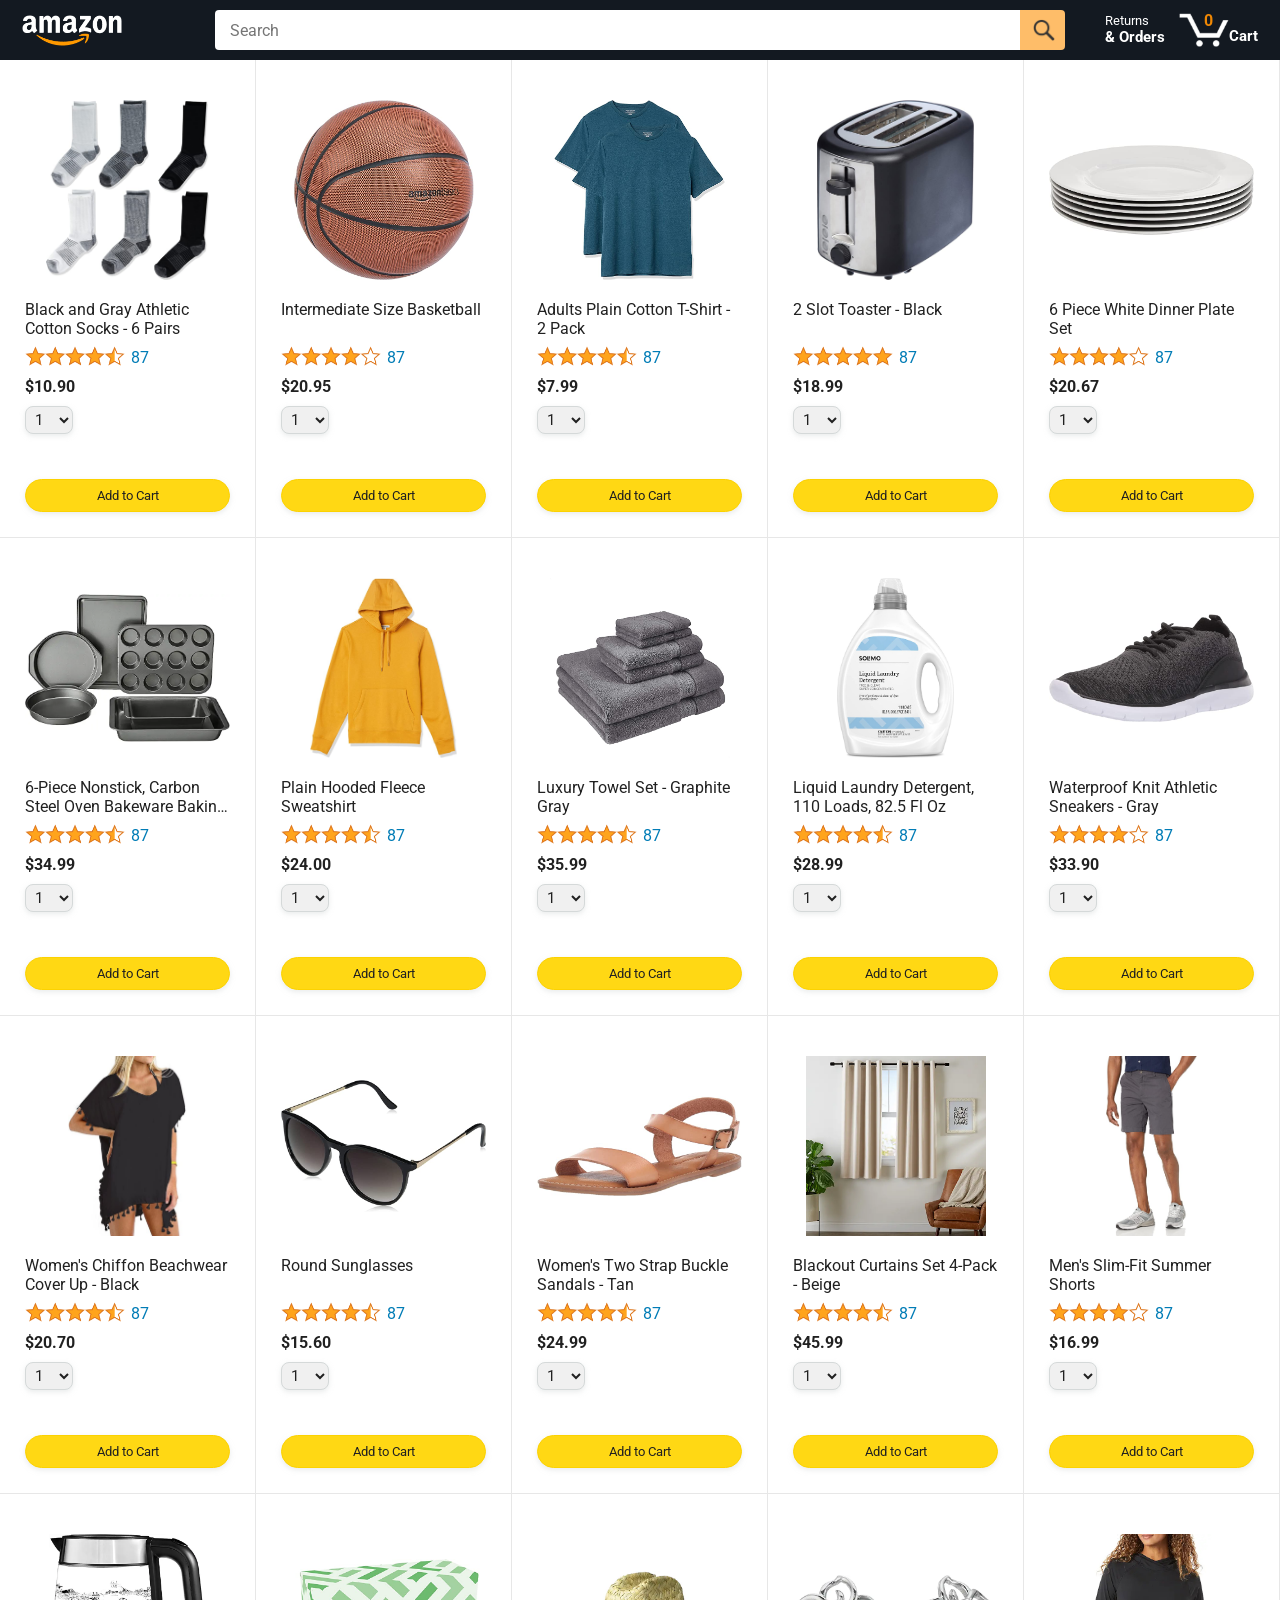
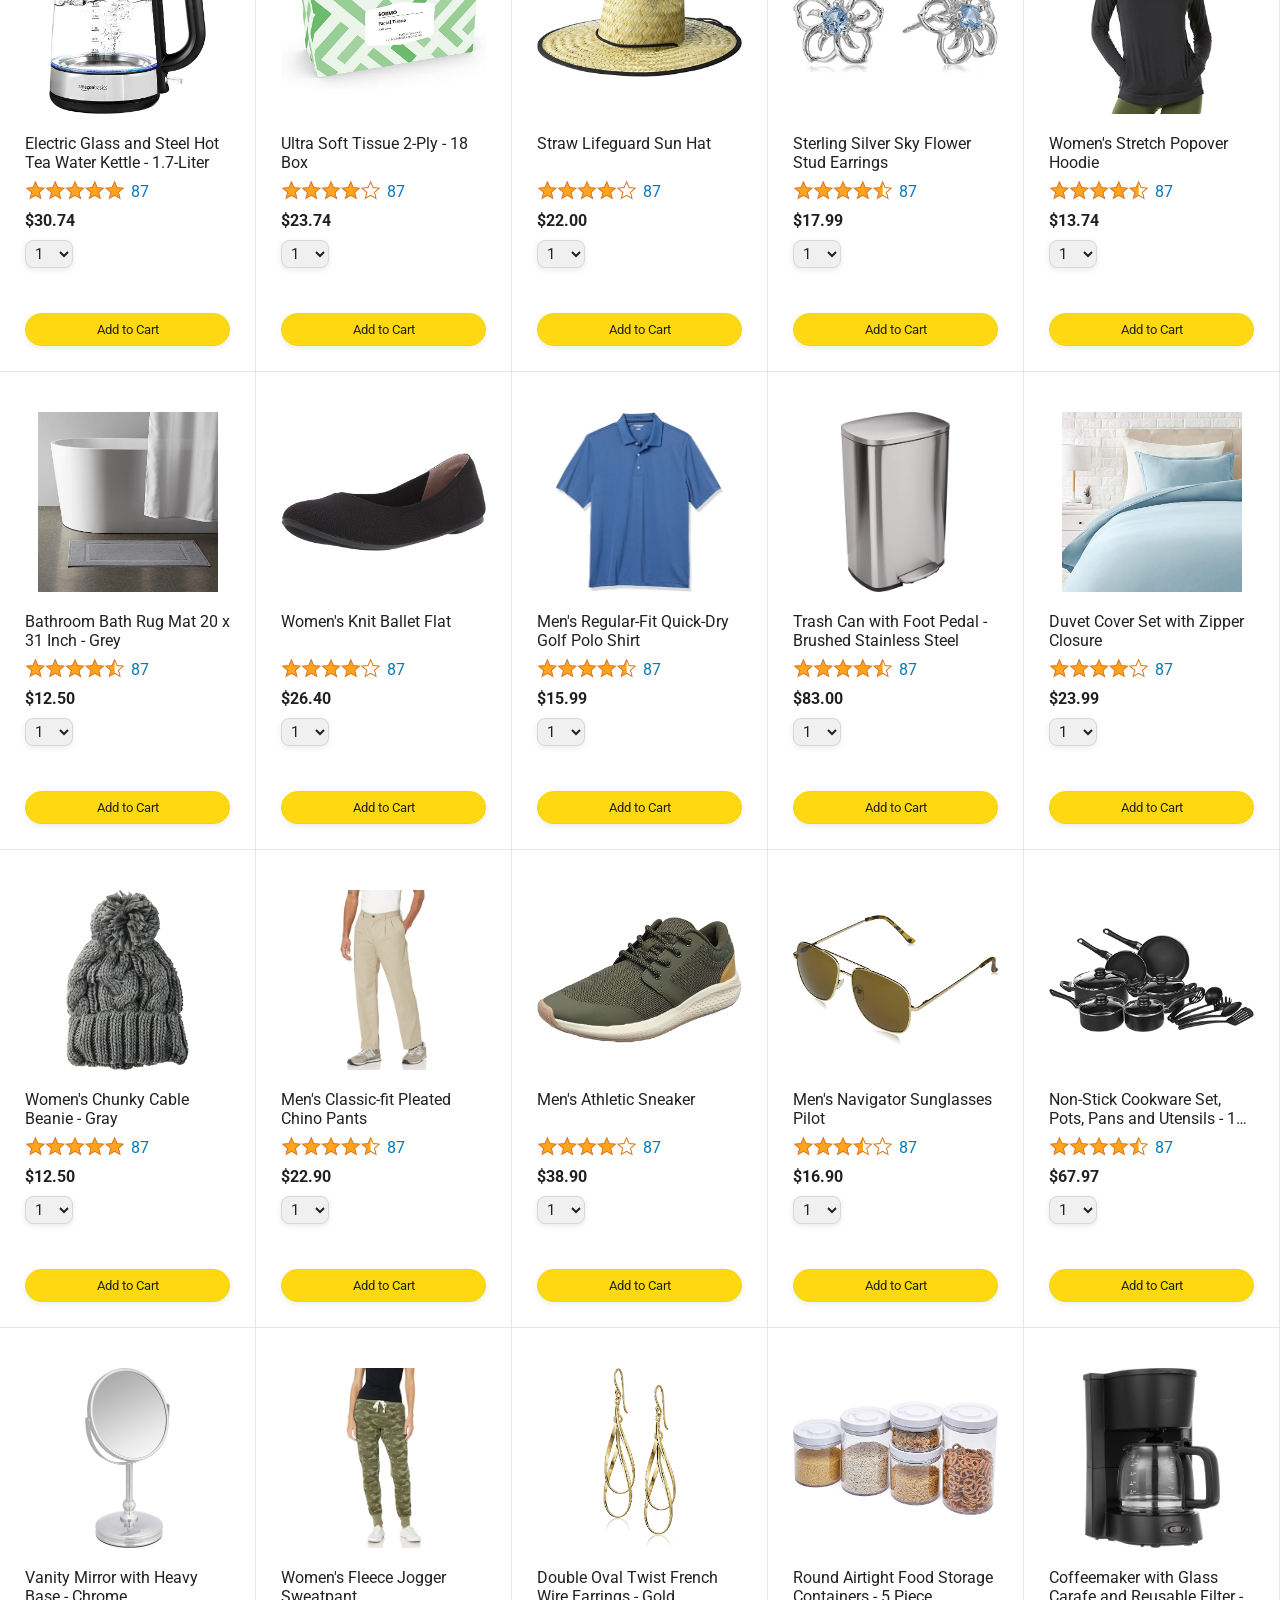
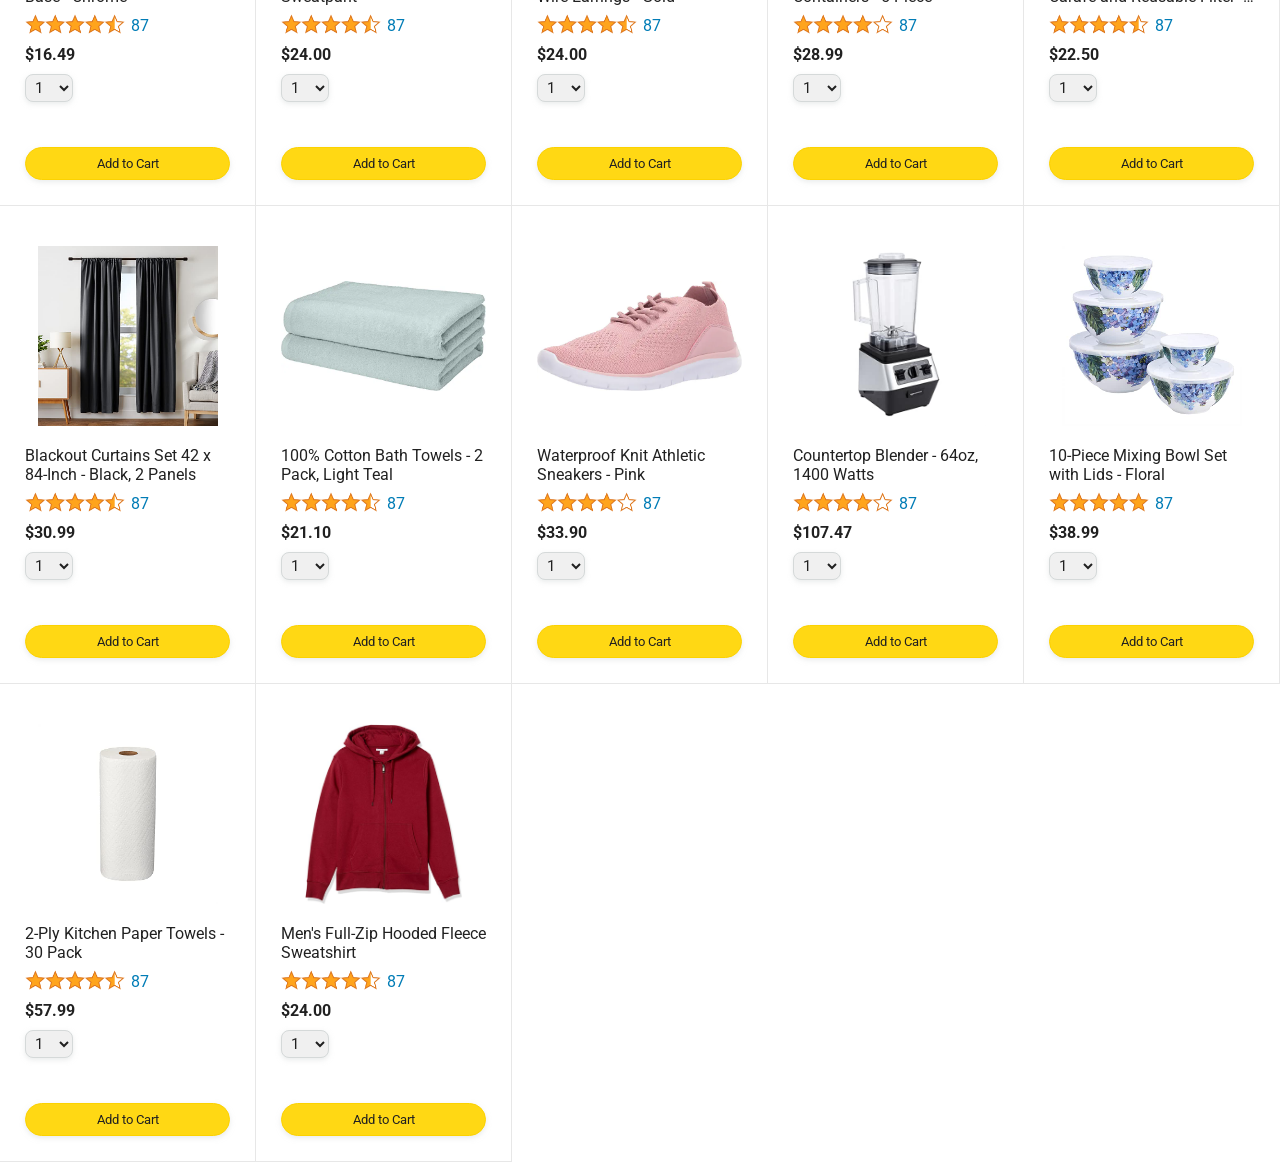
<file: index.html>
<!DOCTYPE html>
<html>
  <head>
    <title>Amazon Project</title>

    <!-- This code is needed for responsive design to work.
      (Responsive design = make the website look good on
      smaller screen sizes like a phone or a tablet). -->
    <meta name="viewport" content="width=device-width, initial-scale=1">

    <!-- Load a font called Roboto from Google Fonts. -->
    <link rel="preconnect" href="https://fonts.googleapis.com">
    <link rel="preconnect" href="https://fonts.gstatic.com" crossorigin>
    <link href="https://fonts.googleapis.com/css2?family=Roboto:wght@400;500;700&display=swap" rel="stylesheet">

    <!-- Here are the CSS files for this page. -->
    <link rel="stylesheet" href="styles/shared/general.css">
    <link rel="stylesheet" href="styles/shared/amazon-header.css">
    <link rel="stylesheet" href="styles/pages/amazon.css">
  </head>
  <body>
    <div class="amazon-header">
      <div class="amazon-header-left-section">
        <a href="amazon.html" class="header-link">
          <img class="amazon-logo"
            src="images/amazon-logo-white.png">
          <img class="amazon-mobile-logo"
            src="images/amazon-mobile-logo-white.png">
        </a>
      </div>

      <div class="amazon-header-middle-section">
        <input class="search-bar" type="text" placeholder="Search">

        <button class="search-button">
          <img class="search-icon" src="images/icons/search-icon.png">
        </button>
      </div>

      <div class="amazon-header-right-section">
        <a class="orders-link header-link" href="orders.html">
          <span class="returns-text">Returns</span>
          <span class="orders-text">& Orders</span>
        </a>

        <a class="cart-link header-link" href="checkout.html">
          <img class="cart-icon" src="images/icons/cart-icon.png">
          <div class="cart-quantity js-cart-quantity">0</div>
          <div class="cart-text">Cart</div>
        </a>
      </div>
    </div>
    
    <div class="main">
      <div class="products-grid js-products-grid">
        
        
      </div>
    </div>
    <script  src="data/cart.js"></script>
    <script  src="data/products.js"></script>
    <script  src="scripts/amazon.js"></script>
    
  </body>
</html>
</file>
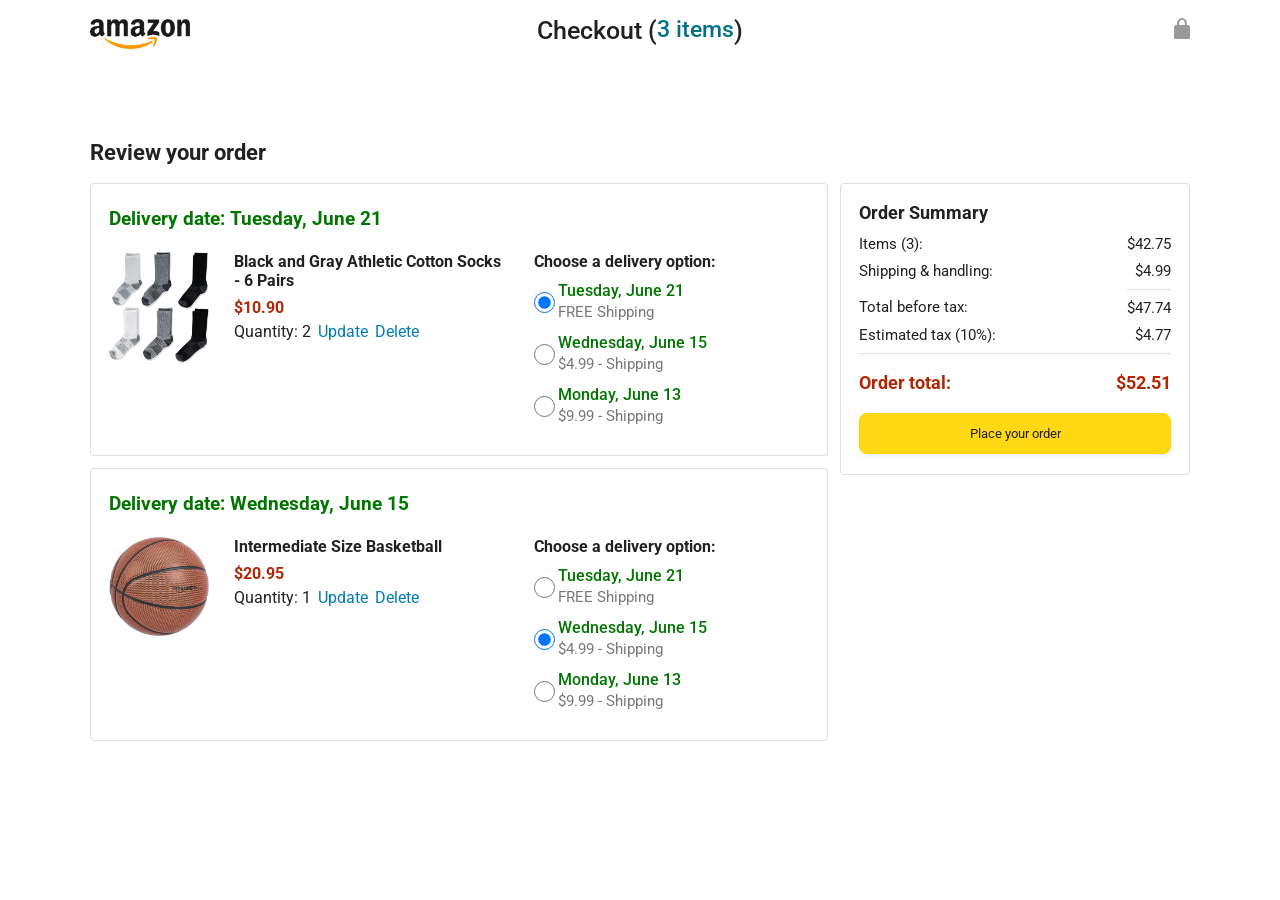
<file: checkout.html>
<!DOCTYPE html>
<html>
  <head>
    <title>Checkout</title>

    <!-- This code is needed for responsive design to work.
      (Responsive design = make the website look good on
      smaller screen sizes like a phone or a tablet). -->
    <meta name="viewport" content="width=device-width, initial-scale=1" />

    <!-- Load a font called Roboto from Google Fonts. -->
    <link rel="preconnect" href="https://fonts.googleapis.com" />
    <link rel="preconnect" href="https://fonts.gstatic.com" crossorigin />
    <link
      href="https://fonts.googleapis.com/css2?family=Roboto:wght@400;500;700&display=swap"
      rel="stylesheet"
    />

    <!-- Here are the CSS files for this page. -->
    <link rel="stylesheet" href="styles/shared/general.css" />
    <link rel="stylesheet" href="styles/pages/checkout/checkout-header.css" />
    <link rel="stylesheet" href="styles/pages/checkout/checkout.css" />
  </head>
  <body>
    <div class="checkout-header">
      <div class="header-content">
        <div class="checkout-header-left-section">
          <a href="index.html">
            <img class="amazon-logo" src="images/amazon-logo.png" />
            <img
              class="amazon-mobile-logo"
              src="images/amazon-mobile-logo.png"
            />
          </a>
        </div>

        <div class="checkout-header-middle-section">
          Checkout (<a class="return-to-home-link" href="index.html">3 items</a
          >)
        </div>

        <div class="checkout-header-right-section">
          <img src="images/icons/checkout-lock-icon.png" />
        </div>
      </div>
    </div>

    <div class="main">
      <div class="page-title">Review your order</div>

      <div class="checkout-grid">
        <div class="order-summary">
          <div class="cart-item-container">
            <div class="delivery-date">Delivery date: Tuesday, June 21</div>

            <div class="cart-item-details-grid">
              <img
                class="product-image"
                src="images/products/athletic-cotton-socks-6-pairs.jpg"
              />

              <div class="cart-item-details">
                <div class="product-name">
                  Black and Gray Athletic Cotton Socks - 6 Pairs
                </div>
                <div class="product-price">$10.90</div>
                <div class="product-quantity">
                  <span> Quantity: <span class="quantity-label">2</span> </span>
                  <span class="update-quantity-link link-primary">
                    Update
                  </span>
                  <span class="delete-quantity-link link-primary">
                    Delete
                  </span>
                </div>
              </div>

              <div class="delivery-options">
                <div class="delivery-options-title">
                  Choose a delivery option:
                </div>
                <div class="delivery-option">
                  <input
                    type="radio"
                    checked
                    class="delivery-option-input"
                    name="delivery-option-1"
                  />
                  <div>
                    <div class="delivery-option-date">Tuesday, June 21</div>
                    <div class="delivery-option-price">FREE Shipping</div>
                  </div>
                </div>
                <div class="delivery-option">
                  <input
                    type="radio"
                    class="delivery-option-input"
                    name="delivery-option-1"
                  />
                  <div>
                    <div class="delivery-option-date">Wednesday, June 15</div>
                    <div class="delivery-option-price">$4.99 - Shipping</div>
                  </div>
                </div>
                <div class="delivery-option">
                  <input
                    type="radio"
                    class="delivery-option-input"
                    name="delivery-option-1"
                  />
                  <div>
                    <div class="delivery-option-date">Monday, June 13</div>
                    <div class="delivery-option-price">$9.99 - Shipping</div>
                  </div>
                </div>
              </div>
            </div>
          </div>

          <div class="cart-item-container">
            <div class="delivery-date">Delivery date: Wednesday, June 15</div>

            <div class="cart-item-details-grid">
              <img
                class="product-image"
                src="images/products/intermediate-composite-basketball.jpg"
              />

              <div class="cart-item-details">
                <div class="product-name">Intermediate Size Basketball</div>
                <div class="product-price">$20.95</div>
                <div class="product-quantity">
                  <span> Quantity: <span class="quantity-label">1</span> </span>
                  <span class="update-quantity-link link-primary">
                    Update
                  </span>
                  <span class="delete-quantity-link link-primary">
                    Delete
                  </span>
                </div>
              </div>

              <div class="delivery-options">
                <div class="delivery-options-title">
                  Choose a delivery option:
                </div>

                <div class="delivery-option">
                  <input
                    type="radio"
                    class="delivery-option-input"
                    name="delivery-option-2"
                  />
                  <div>
                    <div class="delivery-option-date">Tuesday, June 21</div>
                    <div class="delivery-option-price">FREE Shipping</div>
                  </div>
                </div>
                <div class="delivery-option">
                  <input
                    type="radio"
                    checked
                    class="delivery-option-input"
                    name="delivery-option-2"
                  />
                  <div>
                    <div class="delivery-option-date">Wednesday, June 15</div>
                    <div class="delivery-option-price">$4.99 - Shipping</div>
                  </div>
                </div>
                <div class="delivery-option">
                  <input
                    type="radio"
                    class="delivery-option-input"
                    name="delivery-option-2"
                  />
                  <div>
                    <div class="delivery-option-date">Monday, June 13</div>
                    <div class="delivery-option-price">$9.99 - Shipping</div>
                  </div>
                </div>
              </div>
            </div>
          </div>
        </div>

        <div class="payment-summary">
          <div class="payment-summary-title">Order Summary</div>

          <div class="payment-summary-row">
            <div>Items (3):</div>
            <div class="payment-summary-money">$42.75</div>
          </div>

          <div class="payment-summary-row">
            <div>Shipping &amp; handling:</div>
            <div class="payment-summary-money">$4.99</div>
          </div>

          <div class="payment-summary-row subtotal-row">
            <div>Total before tax:</div>
            <div class="payment-summary-money">$47.74</div>
          </div>

          <div class="payment-summary-row">
            <div>Estimated tax (10%):</div>
            <div class="payment-summary-money">$4.77</div>
          </div>

          <div class="payment-summary-row total-row">
            <div>Order total:</div>
            <div class="payment-summary-money">$52.51</div>
          </div>

          <button class="place-order-button button-primary">
            Place your order
          </button>
        </div>
      </div>
    </div>
  </body>
</html>
</file>
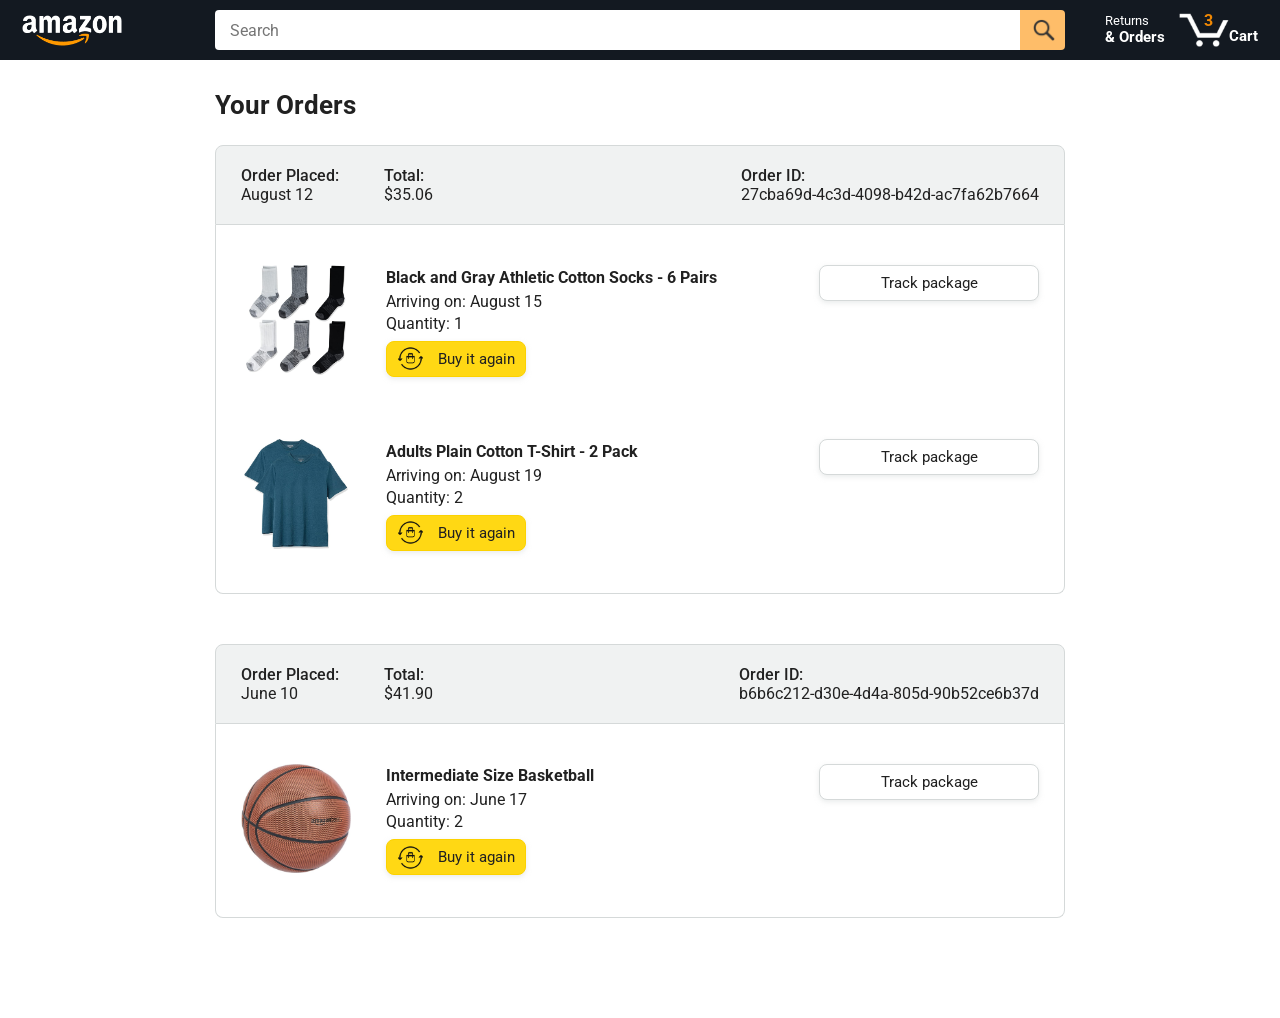
<file: orders.html>
<!DOCTYPE html>
<html>
  <head>
    <title>Orders</title>

    <!-- This code is needed for responsive design to work.
      (Responsive design = make the website look good on
      smaller screen sizes like a phone or a tablet). -->
    <meta name="viewport" content="width=device-width, initial-scale=1">

    <!-- Load a font called Roboto from Google Fonts. -->
    <link rel="preconnect" href="https://fonts.googleapis.com">
    <link rel="preconnect" href="https://fonts.gstatic.com" crossorigin>
    <link href="https://fonts.googleapis.com/css2?family=Roboto:wght@400;500;700&display=swap" rel="stylesheet">

    <!-- Here are the CSS files for this page. -->
    <link rel="stylesheet" href="styles/shared/general.css">
    <link rel="stylesheet" href="styles/shared/amazon-header.css">
    <link rel="stylesheet" href="styles/pages/orders.css">
  </head>
  <body>
    <div class="amazon-header">
      <div class="amazon-header-left-section">
        <a href="index.html" class="header-link">
          <img class="amazon-logo"
            src="images/amazon-logo-white.png">
          <img class="amazon-mobile-logo"
            src="images/amazon-mobile-logo-white.png">
        </a>
      </div>

      <div class="amazon-header-middle-section">
        <input class="search-bar" type="text" placeholder="Search">

        <button class="search-button">
          <img class="search-icon" src="images/icons/search-icon.png">
        </button>
      </div>

      <div class="amazon-header-right-section">
        <a class="orders-link header-link" href="orders.html">
          <span class="returns-text">Returns</span>
          <span class="orders-text">& Orders</span>
        </a>

        <a class="cart-link header-link" href="checkout.html">
          <img class="cart-icon" src="images/icons/cart-icon.png">
          <div class="cart-quantity">3</div>
          <div class="cart-text">Cart</div>
        </a>
      </div>
    </div>

    <div class="main">
      <div class="page-title">Your Orders</div>

      <div class="orders-grid">
        <div class="order-container">
          
          <div class="order-header">
            <div class="order-header-left-section">
              <div class="order-date">
                <div class="order-header-label">Order Placed:</div>
                <div>August 12</div>
              </div>
              <div class="order-total">
                <div class="order-header-label">Total:</div>
                <div>$35.06</div>
              </div>
            </div>

            <div class="order-header-right-section">
              <div class="order-header-label">Order ID:</div>
              <div>27cba69d-4c3d-4098-b42d-ac7fa62b7664</div>
            </div>
          </div>

          <div class="order-details-grid">
            <div class="product-image-container">
              <img src="images/products/athletic-cotton-socks-6-pairs.jpg">
            </div>

            <div class="product-details">
              <div class="product-name">
                Black and Gray Athletic Cotton Socks - 6 Pairs
              </div>
              <div class="product-delivery-date">
                Arriving on: August 15
              </div>
              <div class="product-quantity">
                Quantity: 1
              </div>
              <button class="buy-again-button button-primary">
                <img class="buy-again-icon" src="images/icons/buy-again.png">
                <span class="buy-again-message">Buy it again</span>
              </button>
            </div>

            <div class="product-actions">
              <a href="tracking.html">
                <button class="track-package-button button-secondary">
                  Track package
                </button>
              </a>
            </div>

            <div class="product-image-container">
              <img src="images/products/adults-plain-cotton-tshirt-2-pack-teal.jpg">
            </div>

            <div class="product-details">
              <div class="product-name">
                Adults Plain Cotton T-Shirt - 2 Pack
              </div>
              <div class="product-delivery-date">
                Arriving on: August 19
              </div>
              <div class="product-quantity">
                Quantity: 2
              </div>
              <button class="buy-again-button button-primary">
                <img class="buy-again-icon" src="images/icons/buy-again.png">
                <span class="buy-again-message">Buy it again</span>
              </button>
            </div>

            <div class="product-actions">
              <a href="tracking.html">
                <button class="track-package-button button-secondary">
                  Track package
                </button>
              </a>
            </div>
          </div>
        </div>

        <div class="order-container">

          <div class="order-header">
            <div class="order-header-left-section">
              <div class="order-date">
                <div class="order-header-label">Order Placed:</div>
                <div>June 10</div>
              </div>
              <div class="order-total">
                <div class="order-header-label">Total:</div>
                <div>$41.90</div>
              </div>
            </div>

            <div class="order-header-right-section">
              <div class="order-header-label">Order ID:</div>
              <div>b6b6c212-d30e-4d4a-805d-90b52ce6b37d</div>
            </div>
          </div>

          <div class="order-details-grid">
            <div class="product-image-container">
              <img src="images/products/intermediate-composite-basketball.jpg">
            </div>

            <div class="product-details">
              <div class="product-name">
                Intermediate Size Basketball
              </div>
              <div class="product-delivery-date">
                Arriving on: June 17
              </div>
              <div class="product-quantity">
                Quantity: 2
              </div>
              <button class="buy-again-button button-primary">
                <img class="buy-again-icon" src="images/icons/buy-again.png">
                <span class="buy-again-message">Buy it again</span>
              </button>
            </div>

            <div class="product-actions">
              <a href="tracking.html">
                <button class="track-package-button button-secondary">
                  Track package
                </button>
              </a>
            </div>
          </div>
        </div>
      </div>
    </div>
  </body>
</html>
</file>
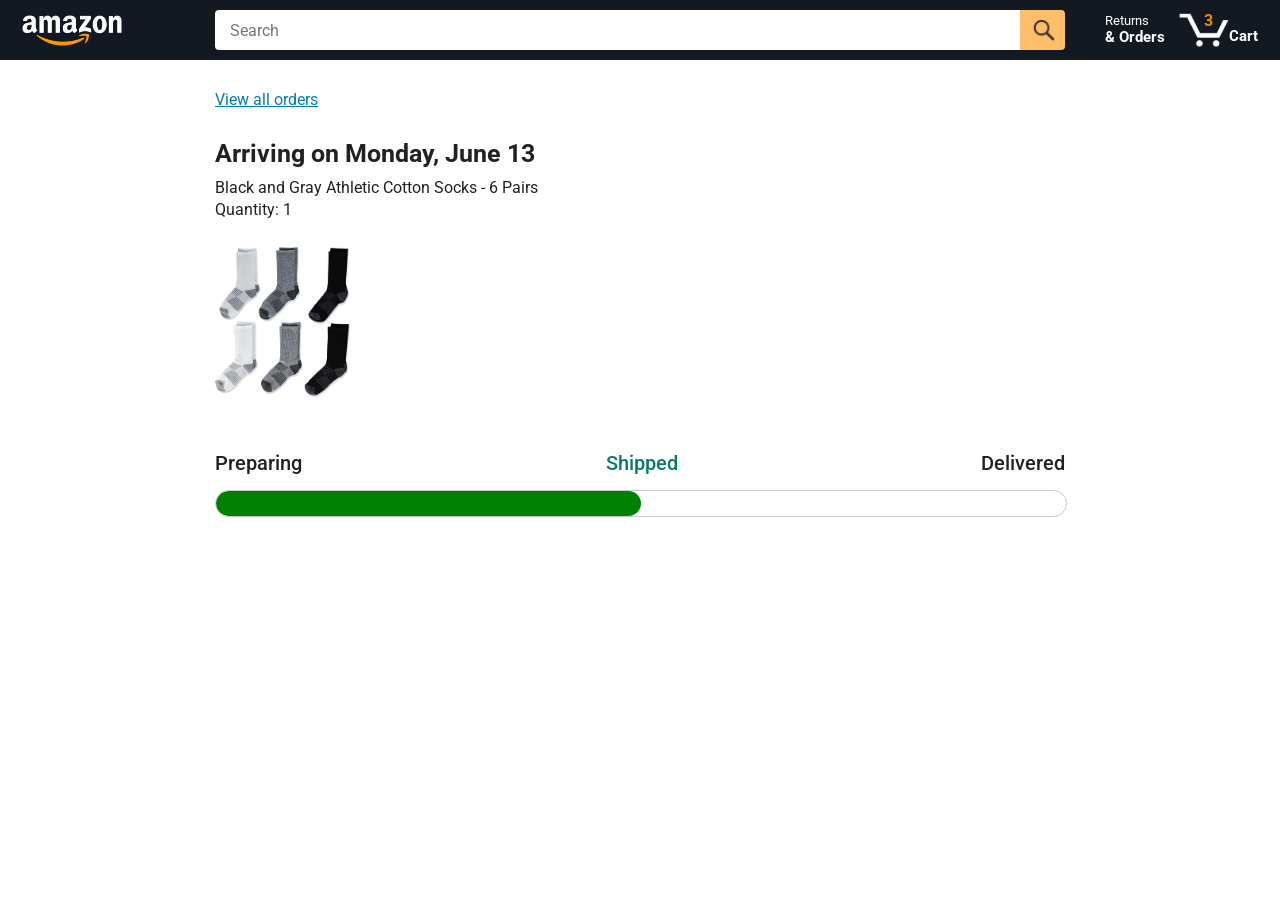
<file: tracking.html>
<!DOCTYPE html>
<html>
  <head>
    <title>Tracking</title>

    <!-- This code is needed for responsive design to work.
      (Responsive design = make the website look good on
      smaller screen sizes like a phone or a tablet). -->
    <meta name="viewport" content="width=device-width, initial-scale=1" />

    <!-- Load a font called Roboto from Google Fonts. -->
    <link rel="preconnect" href="https://fonts.googleapis.com" />
    <link rel="preconnect" href="https://fonts.gstatic.com" crossorigin />
    <link
      href="https://fonts.googleapis.com/css2?family=Roboto:wght@400;500;700&display=swap"
      rel="stylesheet"
    />

    <!-- Here are the CSS files for this page. -->
    <link rel="stylesheet" href="styles/shared/general.css" />
    <link rel="stylesheet" href="styles/shared/amazon-header.css" />
    <link rel="stylesheet" href="styles/pages/tracking.css" />
  </head>
  <body>
    <div class="amazon-header">
      <div class="amazon-header-left-section">
        <a href="index.html" class="header-link">
          <img class="amazon-logo" src="images/amazon-logo-white.png" />
          <img
            class="amazon-mobile-logo"
            src="images/amazon-mobile-logo-white.png"
          />
        </a>
      </div>

      <div class="amazon-header-middle-section">
        <input class="search-bar" type="text" placeholder="Search" />

        <button class="search-button">
          <img class="search-icon" src="images/icons/search-icon.png" />
        </button>
      </div>

      <div class="amazon-header-right-section">
        <a class="orders-link header-link" href="orders.html">
          <span class="returns-text">Returns</span>
          <span class="orders-text">& Orders</span>
        </a>

        <a class="cart-link header-link" href="checkout.html">
          <img class="cart-icon" src="images/icons/cart-icon.png" />
          <div class="cart-quantity">3</div>
          <div class="cart-text">Cart</div>
        </a>
      </div>
    </div>

    <div class="main">
      <div class="order-tracking">
        <a class="back-to-orders-link link-primary" href="orders.html">
          View all orders
        </a>

        <div class="delivery-date">Arriving on Monday, June 13</div>

        <div class="product-info">
          Black and Gray Athletic Cotton Socks - 6 Pairs
        </div>

        <div class="product-info">Quantity: 1</div>

        <img
          class="product-image"
          src="images/products/athletic-cotton-socks-6-pairs.jpg"
        />

        <div class="progress-labels-container">
          <div class="progress-label">Preparing</div>
          <div class="progress-label current-status">Shipped</div>
          <div class="progress-label">Delivered</div>
        </div>

        <div class="progress-bar-container">
          <div class="progress-bar"></div>
        </div>
      </div>
    </div>
  </body>
</html>
</file>
<file: styles/shared/general.css>
body {
  font-family: Roboto, Arial;
  color: rgb(33, 33, 33);
  /* The <body> element has a default margin of 8px
     on all sides. This removes the default margins. */
  margin: 0;
}

/* <p> elements have a default margin on the top
   and bottom. This removes the default margins. */
p {
  margin: 0;
}

button {
  cursor: pointer;
}

select {
  cursor: pointer;
}

input, select, button {
  font-family: Roboto, Arial;
}

.button-primary {
  color: rgb(33, 33, 33);
  background-color: rgb(255, 216, 20);
  border: 1px solid rgb(252, 210, 0);
  border-radius: 8px;
  cursor: pointer;
  box-shadow: 0 2px 5px rgba(213, 217, 217, 0.5);
}

.button-primary:hover {
  background-color: rgb(247, 202, 0);
  border: 1px solid rgb(242, 194, 0);
}

.button-primary:active {
  background: rgb(255, 216, 20);
  border-color: rgb(252, 210, 0);
  box-shadow: none;
}

.button-secondary {
  color: rgb(33, 33, 33);
  background: white;
  border: 1px solid rgb(213, 217, 217);
  border-radius: 8px;
  cursor: pointer;
  box-shadow: 0 2px 5px rgba(213, 217, 217, 0.5);
}

.button-secondary:hover {
  background-color: rgb(247, 250, 250);
}

.button-secondary:active {
  background-color: rgb(237, 253, 255);
  box-shadow: none;
}

/* These styles will limit text to 2 lines. Anything
   beyond 2 lines will be replaced with "..."
   You can find this code by using an A.I. tool or by
   searching in Google.
   https://css-tricks.com/almanac/properties/l/line-clamp/ */
.limit-text-to-2-lines {
  display: -webkit-box;
  -webkit-line-clamp: 2;
  -webkit-box-orient: vertical;
  overflow: hidden;
}

.link-primary {
  color: rgb(1, 124, 182);
  cursor: pointer;
}

.link-primary:hover {
  color: rgb(196, 80, 0);
}

/* Styles for dropdown selectors. */
select {
  color: rgb(33, 33, 33);
  background-color: rgb(240, 240, 240);
  border: 1px solid rgb(213, 217, 217);
  border-radius: 8px;
  padding: 3px 5px;
  font-size: 15px;
  cursor: pointer;
  box-shadow: 0 2px 5px rgba(213, 217, 217, 0.5);
}

select:focus,
input:focus {
  outline: 2px solid rgb(255, 153, 0);
}
</file>
<file: styles/shared/amazon-header.css>
.amazon-header {
  background-color: rgb(19, 25, 33);
  color: white;
  padding-left: 15px;
  padding-right: 15px;

  display: flex;
  align-items: center;
  justify-content: space-between;

  position: fixed;
  top: 0;
  left: 0;
  right: 0;
  height: 60px;
}

.amazon-header-left-section {
  width: 180px;
}

@media (max-width: 800px) {
  .amazon-header-left-section {
    width: unset;
  }
}

.header-link {
  display: inline-block;
  padding: 6px;
  border-radius: 2px;
  cursor: pointer;
  text-decoration: none;
  border: 1px solid rgba(0, 0, 0, 0);
}

.header-link:hover {
  border: 1px solid white;
}

.amazon-logo {
  width: 100px;
  margin-top: 5px;
}

.amazon-mobile-logo {
  display: none;
}

@media (max-width: 575px) {
  .amazon-logo {
    display: none;
  }

  .amazon-mobile-logo {
    display: block;
    height: 35px;
    margin-top: 5px;
  }
}

.amazon-header-middle-section {
  flex: 1;
  max-width: 850px;
  margin-left: 10px;
  margin-right: 10px;
  display: flex;
}

.search-bar {
  flex: 1;
  width: 0;
  font-size: 16px;
  height: 38px;
  padding-left: 15px;
  border: none;
  border-top-left-radius: 4px;
  border-bottom-left-radius: 4px;
  border-top-right-radius: 0;
  border-bottom-right-radius: 0;
}

.search-button {
  background-color: rgb(254, 189, 105);
  border: none;
  width: 45px;
  height: 40px;
  border-top-right-radius: 4px;
  border-bottom-right-radius: 4px;
  flex-shrink: 0;
}

.search-icon {
  height: 22px;
  margin-left: 2px;
  margin-top: 3px;
}

.amazon-header-right-section {
  width: 180px;
  flex-shrink: 0;
  display: flex;
  justify-content: end;
}

.orders-link {
  color: white;
}

.returns-text {
  display: block;
  font-size: 13px;
}

.orders-text {
  display: block;
  font-size: 15px;
  font-weight: 700;
}

.cart-link {
  color: white;
  display: flex;
  align-items: center;
  position: relative;
}

.cart-icon {
  width: 50px;
}

.cart-text {
  margin-top: 12px;
  font-size: 15px;
  font-weight: 700;
}

.cart-quantity {
  color: rgb(240, 136, 4);
  font-size: 16px;
  font-weight: 700;

  position: absolute;
  top: 4px;
  left: 22px;
  
  width: 26px;
  text-align: center;
}
</file>
<file: styles/pages/amazon.css>
.main {
  margin-top: 60px;
}

.products-grid {
  display: grid;

  /* - In CSS Grid, 1fr means a column will take up the
       remaining space in the grid.
     - If we write 1fr 1fr ... 1fr; 8 times, this will
       divide the grid into 8 columns, each taking up an
       equal amount of the space.
     - repeat(8, 1fr); is a shortcut for repeating "1fr"
       8 times (instead of typing out "1fr" 8 times).
       repeat(...) is a special property that works with
       display: grid; */
  grid-template-columns: repeat(8, 1fr);
}

/* @media is used to create responsive design (making the
   website look good on any screen size). This @media
   means when the screen width is 2000px or less, we
   will divide the grid into 7 columns instead of 8. */
@media (max-width: 2000px) {
  .products-grid {
    grid-template-columns: repeat(7, 1fr);
  }
}

/* This @media means when the screen width is 1600px or
   less, we will divide the grid into 6 columns. */
@media (max-width: 1600px) {
  .products-grid {
    grid-template-columns: repeat(6, 1fr);
  }
}

@media (max-width: 1300px) {
  .products-grid {
    grid-template-columns: repeat(5, 1fr);
  }
}

@media (max-width: 1000px) {
  .products-grid {
    grid-template-columns: repeat(4, 1fr);
  }
}

@media (max-width: 800px) {
  .products-grid {
    grid-template-columns: repeat(3, 1fr);
  }
}

@media (max-width: 575px) {
  .products-grid {
    grid-template-columns: repeat(2, 1fr);
  }
}

@media (max-width: 450px) {
  .products-grid {
    grid-template-columns: 1fr;
  }
}

.product-container {
  padding-top: 40px;
  padding-bottom: 25px;
  padding-left: 25px;
  padding-right: 25px;

  border-right: 1px solid rgb(231, 231, 231);
  border-bottom: 1px solid rgb(231, 231, 231);

  display: flex;
  flex-direction: column;
}

.product-image-container {
  display: flex;
  justify-content: center;
  align-items: center;

  height: 180px;
  margin-bottom: 20px;
}

.product-image {
  /* Images will overflow their container by default. To
    prevent this, we set max-width and max-height to 100%
    so they stay inside their container. */
  max-width: 100%;
  max-height: 100%;
}

.product-name {
  height: 40px;
  margin-bottom: 5px;
}

.product-rating-container {
  display: flex;
  align-items: center;
  margin-bottom: 10px;
}

.product-rating-stars {
  width: 100px;
  margin-right: 6px;
}

.product-rating-count {
  color: rgb(1, 124, 182);
  cursor: pointer;
  margin-top: 3px;
}

.product-price {
  font-weight: 700;
  margin-bottom: 10px;
}

.product-quantity-container {
  margin-bottom: 17px;
}

.product-spacer {
  flex: 1;
}

.added-to-cart {
  color: rgb(6, 125, 98);
  font-size: 16px;

  display: flex;
  align-items: center;
  margin-bottom: 8px;

  /* At first, the "Added to cart" message will
     be invisible. Use JavaScript to change the
     opacity and make it visible. */
  opacity: 0;
}
.js-cart-added{
  opacity: 1;
}

.added-to-cart img {
  height: 20px;
  margin-right: 5px;
}

.add-to-cart-button {
  width: 100%;
  padding: 8px;
  border-radius: 50px;
}
</file>
<file: styles/pages/checkout/checkout-header.css>
.checkout-header {
  height: 60px;
  padding-left: 30px;
  padding-right: 30px;
  background-color: white;

  display: flex;
  justify-content: center;

  position: fixed;
  top: 0;
  left: 0;
  right: 0;
  z-index: 1000;
}

.header-content {
  width: 100%;
  max-width: 1100px;

  display: flex;
  align-items: center;
}

.checkout-header-left-section {
  width: 150px;
}

.amazon-logo {
  width: 100px;
  margin-top: 12px;
}

.amazon-mobile-logo {
  display: none;
}

/* @media is used to create responsive design (making the
   website look good on any screen size). This @media
   means when the screen width is 575px or less, different
   styles (inside the {...}) will be applied. */
@media (max-width: 575px) {
  .checkout-header-left-section {
    width: auto;
  }

  .amazon-logo {
    display: none;
  }

  .amazon-mobile-logo {
    display: inline-block;
    height: 35px;
    margin-top: 5px;
  }
}

.checkout-header-middle-section {
  flex: 1;
  flex-shrink: 0;
  text-align: center;

  font-size: 25px;
  font-weight: 500;

  display: flex;
  justify-content: center;
}

.return-to-home-link {
  color: rgb(0, 113, 133);
  font-size: 23px;
  text-decoration: none;
  cursor: pointer;
}

@media (max-width: 1000px) {
  .checkout-header-middle-section {
    font-size: 20px;
    margin-right: 60px;
  }

  .return-to-home-link {
    font-size: 18px;
  }
}

@media (max-width: 575px) {
  .checkout-header-middle-section {
    margin-right: 5px;
  }
}

.checkout-header-right-section {
  text-align: right;
  width: 150px;
}

@media (max-width: 1000px) {
  .checkout-header-right-section {
    width: auto;
  }
}
</file>
<file: styles/pages/checkout/checkout.css>
.main {
  max-width: 1100px;
  padding-left: 30px;
  padding-right: 30px;

  margin-top: 140px;
  margin-bottom: 100px;

  /* margin-left: auto;
     margin-right auto;
     Is a trick for centering an element horizontally
     without needing a container. */
  margin-left: auto;
  margin-right: auto;
}

.page-title {
  font-weight: 700;
  font-size: 22px;
  margin-bottom: 18px;
}

.checkout-grid {
  display: grid;
  /* Here, 1fr means the first column will take
     up the remaining space in the grid. */
  grid-template-columns: 1fr 350px;
  column-gap: 12px;

  /* Use align-items: start; to prevent the elements
     in the grid from stretching vertically. */
  align-items: start;
}

@media (max-width: 1000px) {
  .main {
    max-width: 500px;
  }

  .checkout-grid {
    grid-template-columns: 1fr;
  }
}

.cart-item-container,
.payment-summary {
  border: 1px solid rgb(222, 222, 222);
  border-radius: 4px;
  padding: 18px;
}

.cart-item-container {
  margin-bottom: 12px;
}

.payment-summary {
  padding-bottom: 5px;
}

@media (max-width: 1000px) {
  .payment-summary {
    /* grid-row: 1 means this element will be placed into row
      1 in the grid. (Normally, the row that an element is
      placed in is determined by the order of the elements in
      the HTML. grid-row overrides this default ordering). */
    grid-row: 1;
    margin-bottom: 12px;
  }
}

.delivery-date {
  color: rgb(0, 118, 0);
  font-weight: 700;
  font-size: 19px;
  margin-top: 5px;
  margin-bottom: 22px;
}

.cart-item-details-grid {
  display: grid;
  /* 100px 1fr 1fr; means the 2nd and 3rd column will
     take up half the remaining space in the grid
     (they will divide up the remaining space evenly). */
  grid-template-columns: 100px 1fr 1fr;
  column-gap: 25px;
}

@media (max-width: 1000px) {
  .cart-item-details-grid {
    grid-template-columns: 100px 1fr;
    row-gap: 30px;
  }
}

.product-image {
  max-width: 100%;
  max-height: 120px;

  /* margin-left: auto;
     margin-right auto;
     Is a trick for centering an element horizontally
     without needing a container. */
  margin-left: auto;
  margin-right: auto;
}

.product-name {
  font-weight: 700;
  margin-bottom: 8px;
}

.product-price {
  color: rgb(177, 39, 4);
  font-weight: 700;
  margin-bottom: 5px;
}

.product-quantity .link-primary {
  margin-left: 3px;
}

@media (max-width: 1000px) {
  .delivery-options {
    /* grid-column: 1 means this element will be placed
       in column 1 in the grid. (Normally, the column that
       an element is placed in is determined by the order
       of the elements in the HTML. grid-column overrides
       this default ordering).
       
       / span 2 means this element will take up 2 columns
       in the grid (Normally, each element takes up 1
       column in the grid). */
    grid-column: 1 / span 2;
  }
}

.delivery-options-title {
  font-weight: 700;
  margin-bottom: 10px;
}

.delivery-option {
  display: grid;
  grid-template-columns: 24px 1fr;
  margin-bottom: 12px;
  cursor: pointer;
}

.delivery-option-input {
  margin-left: 0px;
  cursor: pointer;
}

.delivery-option-date {
  color: rgb(0, 118, 0);
  font-weight: 500;
  margin-bottom: 3px;
}

.delivery-option-price {
  color: rgb(120, 120, 120);
  font-size: 15px;
}

.payment-summary-title {
  font-weight: 700;
  font-size: 18px;
  margin-bottom: 12px;
}

.payment-summary-row {
  display: grid;
  /* 1fr auto; means the width of the 2nd column will be
     determined by the elements inside the column (auto).
     The 1st column will take up the remaining space. */
  grid-template-columns: 1fr auto;

  font-size: 15px;
  margin-bottom: 9px;
}

.payment-summary-money {
  text-align: right;
}

.subtotal-row .payment-summary-money {
  border-top: 1px solid rgb(222, 222, 222);
}

.subtotal-row div {
  padding-top: 9px;
}

.total-row {
  color: rgb(177, 39, 4);
  font-weight: 700;
  font-size: 18px;

  border-top: 1px solid rgb(222, 222, 222);
  padding-top: 18px;
}

.place-order-button {
  width: 100%;
  padding-top: 12px;
  padding-bottom: 12px;
  border-radius: 8px;

  margin-top: 11px;
  margin-bottom: 15px;
}
</file>
<file: styles/pages/orders.css>
.main {
  max-width: 850px;
  margin-top: 90px;
  margin-bottom: 100px;
  padding-left: 20px;
  padding-right: 20px;

  /* margin-left: auto;
     margin-right auto;
     Is a trick for centering an element horizontally
     without needing a container. */
  margin-left: auto;
  margin-right: auto;
}

.page-title {
  font-weight: 700;
  font-size: 26px;
  margin-bottom: 25px;
}

.orders-grid {
  display: grid;
  grid-template-columns: 1fr;
  row-gap: 50px;
}

.order-header {
  background-color: rgb(240, 242, 242);
  border: 1px solid rgb(213, 217, 217);

  display: flex;
  align-items: center;
  justify-content: space-between;

  padding: 20px 25px;
  border-top-left-radius: 8px;
  border-top-right-radius: 8px;
}

.order-header-left-section {
  display: flex;
  flex-shrink: 0;
}

.order-header-label {
  font-weight: 500;
}

.order-date,
.order-total {
  margin-right: 45px;
}

.order-header-right-section {
  flex-shrink: 1;
}

@media (max-width: 575px) {
  .order-header {
    flex-direction: column;
    align-items: start;
    line-height: 23px;
    padding: 15px;
  }

  .order-header-left-section {
    flex-direction: column;
  }

  .order-header-label {
    margin-right: 5px;
  }

  .order-date,
  .order-total {
    display: grid;
    grid-template-columns: auto 1fr;
    margin-right: 0;
  }

  .order-header-right-section {
    display: grid;
    grid-template-columns: auto 1fr;
  }
}

.order-details-grid {
  padding: 40px 25px;
  border: 1px solid rgb(213, 217, 217);
  border-top: none;
  border-bottom-left-radius: 8px;
  border-bottom-right-radius: 8px;

  display: grid;
  grid-template-columns: 110px 1fr 220px;
  column-gap: 35px;
  row-gap: 60px;
  align-items: center;
}

@media (max-width: 800px) {
  .order-details-grid {
    grid-template-columns: 110px 1fr;
    row-gap: 0;
    padding-bottom: 8px;
  }
}

@media (max-width: 450px) {
  .order-details-grid {
    grid-template-columns: 1fr;
  }
}

.product-image-container {
  text-align: center;
}

.product-image-container img {
  max-width: 110px;
  max-height: 110px;
}

.product-name {
  font-weight: 700;
  margin-bottom: 5px;
}

.product-delivery-date {
  margin-bottom: 3px;
}

.product-quantity {
  margin-bottom: 8px;
}

.buy-again-button {
  font-size: 15px;
  width: 140px;
  height: 36px;
  border-radius: 8px;

  display: flex;
  align-items: center;
  justify-content: center;
}

.buy-again-icon {
  width: 25px;
  margin-right: 15px;
}

.product-actions {
  align-self: start;
}

.track-package-button {
  width: 100%;
  font-size: 15px;
  padding: 8px;
}

@media (max-width: 800px) {
  .buy-again-button {
    margin-bottom: 10px;
  }

  .product-actions {
    /* grid-column: 2 means this element will be placed
       in column 2 in the grid. (Normally, the column that
       an element is placed in is determined by the order
       of the elements in the HTML. grid-column overrides
       this default ordering). */
    grid-column: 2;
    margin-bottom: 30px;
  }

  .track-package-button {
    width: 140px;
  }
}

@media (max-width: 450px) {
  .product-image-container {
    text-align: center;
    margin-bottom: 25px;
  }

  .product-image-container img {
    max-width: 150px;
    max-height: 150px;
  }

  .product-name {
    margin-bottom: 10px;
  }

  .product-quantity {
    margin-bottom: 15px;
  }

  .buy-again-button {
    width: 100%;
    margin-bottom: 15px;
  }

  .product-actions {
    /* grid-column: auto; undos grid-column: 2; from above.
       This element will now be placed in its normal column
       in the grid. */
    grid-column: auto;
    margin-bottom: 70px;
  }

  .track-package-button {
    width: 100%;
    padding: 12px;
  }
}
</file>
<file: styles/pages/tracking.css>
.main {
  max-width: 850px;
  margin-top: 90px;
  margin-bottom: 100px;
  padding-left: 30px;
  padding-right: 30px;

  /* margin-left: auto;
     margin-right auto;
     Is a trick for centering an element horizontally
     without needing a container. */
  margin-left: auto;
  margin-right: auto;
}

.back-to-orders-link {
  display: inline-block;
  margin-bottom: 30px;
}

.delivery-date {
  font-size: 25px;
  font-weight: 700;
  margin-bottom: 10px;
}

.product-info {
  margin-bottom: 3px;
}

.product-image {
  max-width: 150px;
  max-height: 150px;
  margin-top: 25px;
  margin-bottom: 50px;
}

.progress-labels-container {
  display: flex;
  justify-content: space-between;
  font-size: 20px;
  font-weight: 500;
  margin-bottom: 15px;
}

.current-status {
  color: rgb(6, 125, 98);
}

@media (max-width: 575px) {
  .progress-labels-container {
    font-size: 16px;
  }
}

@media (max-width: 450px) {
  .progress-labels-container {
    flex-direction: column;
    margin-bottom: 5px;
  }

  .progress-label {
    margin-bottom: 3px;
  }
}

.progress-bar-container {
  height: 25px;
  width: 100%;

  border: 1px solid rgb(200, 200, 200);
  border-radius: 50px;
  overflow: hidden;
}

.progress-bar {
  height: 100%;
  background-color: green;
  border-radius: 50px;
  width: 50%;
}
</file>
